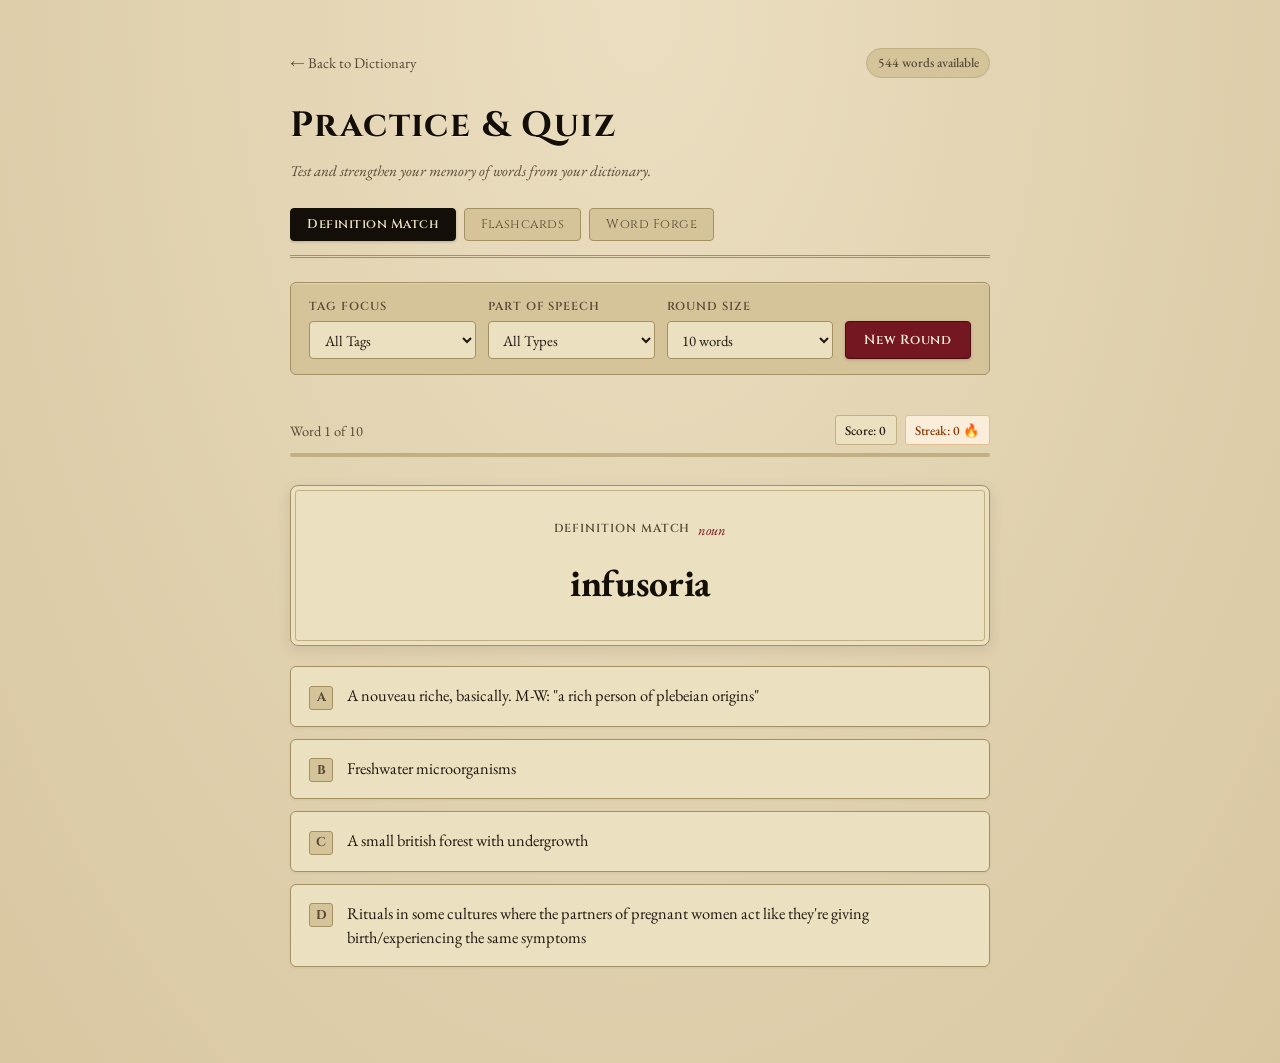
<file: practice.html>
<!DOCTYPE html>
<html lang="en">
<head>
  <meta charset="UTF-8">
  <meta name="viewport" content="width=device-width, initial-scale=1.0, viewport-fit=cover">
  <meta name="theme-color" content="#e2d2ae">
  <meta name="description" content="Test and practice your vocabulary from Chelsea's Dictionary.">
  <title>Practice &amp; Quizzes &bull; Chelsea's Dictionary</title>
  <link rel="icon" type="image/svg+xml" href="data:image/svg+xml,%3Csvg%20xmlns%3D%22http%3A//www.w3.org/2000/svg%22%20viewBox%3D%220%200%2036%2036%22%3E%3Cpath%20fill%3D%22%23A0041E%22%20d%3D%22M35%2026c0%202.209-1.791%204-4%204H5c-2.209%200-4-1.791-4-4V6.313C1%204.104%206.791%200%209%200h20.625C32.719%200%2035%202.312%2035%205.375V26z%22/%3E%3Cpath%20fill%3D%22%23CCD6DD%22%20d%3D%22M33%2030c0%202.209-1.791%204-4%204H7c-2.209%200-4-1.791-4-4V6c0-4.119-.021-4%205-4h21c2.209%200%204%201.791%204%204v24z%22/%3E%3Cpath%20fill%3D%22%23E1E8ED%22%20d%3D%22M31%2031c0%201.657-1.343%203-3%203H4c-1.657%200-3-1.343-3-3V7c0-1.657%201.343-3%203-3h24c1.657%200%203%201.343%203%203v24z%22/%3E%3Cpath%20fill%3D%22%23BE1931%22%20d%3D%22M31%2032c0%202.209-1.791%204-4%204H6c-2.209%200-4-1.791-4-4V10c0-2.209%201.791-4%204-4h21c2.209%200%204%201.791%204%204v22z%22/%3E%3Cpath%20fill%3D%22%23DD2E44%22%20d%3D%22M29%2032c0%202.209-1.791%204-4%204H6c-2.209%200-4-1.791-4-4V12c0-2.209%201.791-4%204-4h19.335C27.544%208%2029%209.456%2029%2011.665V32z%22/%3E%3Cpath%20fill%3D%22%23A0041E%22%20d%3D%22M6%206C4.312%206%204.269%204.078%205%203.25%205.832%202.309%207.125%202%209.438%202H11V0H8.281C4.312%200%201%202.5%201%205.375V32c0%202.209%201.791%204%204%204h2V6H6z%22/%3E%3C/svg%3E">
  <link rel="alternate icon" href="favicon.svg?v=2" type="image/svg+xml">
  <link rel="apple-touch-icon" sizes="180x180" href="apple-touch-icon.png">
  <link rel="apple-touch-icon" href="apple-touch-icon.png">
  <link rel="manifest" href="site.webmanifest">
  <link rel="preconnect" href="https://fonts.googleapis.com">
  <link rel="preconnect" href="https://fonts.gstatic.com" crossorigin>
  <link href="https://fonts.googleapis.com/css2?family=Cinzel:wght@500;600;700&family=EB+Garamond:ital,wght@0,400..700;1,400..700&family=Libre+Baskerville:ital,wght@0,400;0,700;1,400&display=swap" rel="stylesheet">
  <link rel="stylesheet" href="css/styles.css">
</head>
<body>
  <div class="app-container">
    <header class="header">
      <div class="practice-top-nav">
        <a href="index.html" class="back-link">&larr; Back to Dictionary</a>
        <span class="pool-badge" id="practice-pool-badge">Loading words...</span>
      </div>

      <div class="practice-header-main">
        <h1 class="site-title">Practice &amp; Quiz</h1>
        <p class="practice-subtitle">Test and strengthen your memory of words from your dictionary.</p>
      </div>

      <!-- Mode Switcher Tabs -->
      <div class="mode-tabs" id="mode-tabs" role="tablist" aria-label="Game Modes">
        <button class="mode-tab-btn active" data-mode="quiz" role="tab" aria-selected="true">
          Definition Match
        </button>
        <button class="mode-tab-btn" data-mode="flashcards" role="tab" aria-selected="false">
          Flashcards
        </button>
        <button class="mode-tab-btn" data-mode="forge" role="tab" aria-selected="false">
          Word Forge
        </button>
      </div>

      <!-- Practice Controls & Filter Bar -->
      <div class="practice-controls-card">
        <div class="practice-controls-grid">
          <div class="control-col">
            <label for="practice-tag-select">Tag Focus</label>
            <select id="practice-tag-select" class="practice-select">
              <option value="all">All Tags</option>
              <option value="architecture">architecture</option>
              <option value="botany and zoology">botany and zoology</option>
              <option value="christian">christian</option>
              <option value="color">color</option>
              <option value="french">french</option>
              <option value="geology">geology</option>
              <option value="latin">latin</option>
              <option value="medical">medical</option>
              <option value="military">military</option>
              <option value="nautical">nautical</option>
              <option value="textiles">textiles</option>
            </select>
          </div>

          <div class="control-col">
            <label for="practice-pos-select">Part of Speech</label>
            <select id="practice-pos-select" class="practice-select">
              <option value="all">All Types</option>
              <option value="noun">noun</option>
              <option value="verb">verb</option>
              <option value="adjective">adjective</option>
              <option value="adverb">adverb</option>
              <option value="preposition">preposition</option>
              <option value="phrase">phrase</option>
            </select>
          </div>

          <div class="control-col">
            <label for="practice-round-size">Round Size</label>
            <select id="practice-round-size" class="practice-select">
              <option value="5">5 words</option>
              <option value="10" selected>10 words</option>
              <option value="20">20 words</option>
              <option value="all">All matching</option>
            </select>
          </div>

          <div class="control-col control-col-btn">
            <button id="practice-restart-btn" class="practice-action-btn" title="Restart with current settings">
              New Round
            </button>
          </div>
        </div>
      </div>
    </header>

    <main>
      <!-- Round Stats Bar -->
      <div class="round-status-bar" id="round-status-bar">
        <div class="status-left">
          <span class="status-progress-text" id="status-progress-text">Word 1 of 10</span>
        </div>
        <div class="status-right">
          <span class="stat-pill" id="score-pill">Score: 0</span>
          <span class="stat-pill streak-pill" id="streak-pill">Streak: 0 🔥</span>
        </div>
      </div>

      <!-- Progress Meter -->
      <div class="progress-meter" id="progress-meter">
        <div class="progress-meter-fill" id="progress-meter-fill" style="width: 0%"></div>
      </div>

      <!-- Game Arena (Displays Active Mode Screen) -->
      <div id="game-arena" class="game-arena" aria-live="polite">
        <!-- Injected dynamically by practice.js -->
      </div>
    </main>
  </div>

  <button id="back-to-top-btn" class="back-to-top-btn" aria-label="Back to top" title="Back to top">↑</button>

  <script type="module" src="js/practice.js"></script>
</body>
</html>
</file>
<file: css/styles.css>
:root {
  /* 1800s Antique Lexicon Color Palette - Darkened Aged Library Book */
  --bg: #e2d2ae;                /* Rich, darkened page of a very old library book */
  --bg-card: #d5c39a;           /* Deep aged vellum / library catalog stock */
  --bg-card-highlight: #ebe0bf; /* Warm inner folio leaf highlight */
  --bg-subtle: #cbb98e;         /* Toasted page margins */

  --text: #201810;              /* Dark iron-gall ink (rich antique charcoal-sepia) */
  --text-muted: #594836;        /* Aged walnut ink / secondary text */
  --text-light: #826f59;        /* Faded sepia / annotations & hints */

  --border: #c2af84;            /* Aged printer's rule */
  --border-dark: #a49063;       /* Engraved plate rule */
  --border-focus: #751720;      /* Bookbinder crimson focus */

  --accent-crimson: #751720;    /* Victorian Oxford crimson / morocco leather */
  --accent-crimson-hover: #5a1017;
  --accent-gold: #8a661c;       /* Antique brass / burnished gold */
  --accent-gold-light: #dfc792;

  --ink-black: #140e08;         /* Deepest printer's ink */

  /* Classical Lexicographical Typography */
  --font-serif: "EB Garamond", "Libre Baskerville", "Georgia", "Times New Roman", serif;
  --font-display: "Cinzel", "EB Garamond", "Georgia", serif;
  --font-sans: -apple-system, BlinkMacSystemFont, "Segoe UI", Roboto, "Helvetica Neue", Arial, sans-serif;
}

* {
  box-sizing: border-box;
  margin: 0;
  padding: 0;
}

html {
  -webkit-tap-highlight-color: transparent;
  scroll-behavior: smooth;
}

button, input, select, textarea, .filter-link, .tag-filter-btn, .tag-badge, .pos-choice-btn, .tag-choice-btn, .alpha-jump-btn, .letter-section-top-link {
  touch-action: manipulation;
}

body {
  font-family: var(--font-serif);
  font-size: 1.05rem;
  background-color: var(--bg);
  color: var(--text);
  line-height: 1.6;
  -webkit-font-smoothing: antialiased;
  padding: 3rem 1.5rem 6rem;
  background-image: radial-gradient(ellipse at 50% 0%, rgba(243, 233, 208, 0.55) 0%, rgba(206, 187, 147, 0.5) 100%);
}

.app-container {
  max-width: 700px;
  margin: 0 auto;
}

/* ==========================================================================
   Header & Dictionary Identity
   ========================================================================== */
.header {
  margin-bottom: 2.5rem;
}

.header-row {
  display: flex;
  justify-content: space-between;
  align-items: center;
  margin-bottom: 1.25rem;
  flex-wrap: wrap;
  gap: 0.75rem;
}

.site-title {
  font-family: var(--font-display);
  font-size: 2.2rem;
  font-weight: 700;
  letter-spacing: 0.04em;
  color: var(--ink-black);
  text-shadow: 0 1px 0 rgba(243, 233, 208, 0.6);
}

.site-tagline {
  font-family: var(--font-serif);
  font-style: italic;
  font-size: 0.95rem;
  color: var(--text-muted);
  margin: 0.2rem 0 0.35rem;
  letter-spacing: 0.02em;
}

.word-count {
  font-family: var(--font-serif);
  font-style: italic;
  font-size: 0.875rem;
  color: var(--text-muted);
}

.header-actions {
  display: flex;
  align-items: center;
  gap: 0.6rem;
  flex-wrap: wrap;
}

.sort-select {
  background-color: var(--bg-card-highlight);
  color: var(--text);
  border: 1px solid var(--border-dark);
  padding: 0.45rem 0.65rem;
  border-radius: 4px;
  font-size: 0.875rem;
  font-family: var(--font-serif);
  outline: none;
  cursor: pointer;
  box-shadow: inset 0 1px 2px rgba(32, 24, 16, 0.06);
  transition: all 0.15s ease;
}

.sort-select:hover {
  border-color: var(--text-muted);
  background-color: #f2e7cc;
}

.sort-select:focus {
  border-color: var(--border-focus);
  background-color: #f2e7cc;
}

.export-btn {
  background-color: var(--bg-card-highlight);
  color: var(--text);
  border: 1px solid var(--border-dark);
  padding: 0.45rem 0.85rem;
  border-radius: 4px;
  font-size: 0.875rem;
  font-family: var(--font-serif);
  font-weight: 600;
  cursor: pointer;
  box-shadow: 0 1px 2px rgba(32, 24, 16, 0.06);
  transition: all 0.15s ease;
}

.export-btn:hover {
  border-color: var(--text-muted);
  background-color: #f2e7cc;
  color: var(--ink-black);
}

.add-word-btn {
  background-color: var(--accent-crimson);
  color: #f6ecdc;
  border: 1px solid #4a0c12;
  padding: 0.45rem 1rem;
  border-radius: 4px;
  font-size: 0.825rem;
  font-family: var(--font-display);
  letter-spacing: 0.04em;
  font-weight: 600;
  cursor: pointer;
  box-shadow: 0 1px 3px rgba(117, 23, 32, 0.3), inset 0 1px 0 rgba(243, 233, 208, 0.2);
  transition: all 0.15s ease;
}

.add-word-btn:hover {
  background-color: var(--accent-crimson-hover);
  box-shadow: 0 2px 5px rgba(117, 23, 32, 0.4);
}

/* ==========================================================================
   Search Register
   ========================================================================== */
.search-box {
  position: relative;
  margin-bottom: 1.25rem;
}

.search-input {
  width: 100%;
  padding: 0.75rem 2rem 0.75rem 0.95rem;
  font-size: 1.025rem;
  font-family: var(--font-serif);
  color: var(--text);
  background: var(--bg-card-highlight);
  border: 1px solid var(--border-dark);
  border-radius: 4px;
  outline: none;
  box-shadow: inset 0 1px 2px rgba(32, 24, 16, 0.08);
  transition: border-color 0.15s ease, background-color 0.15s ease, box-shadow 0.15s ease;
}

.search-input::placeholder {
  color: var(--text-light);
  font-style: italic;
}

.search-input:focus {
  border-color: var(--accent-crimson);
  background-color: #f2e7cc;
  box-shadow: 0 0 0 2px rgba(117, 23, 32, 0.14);
}

.clear-btn {
  position: absolute;
  right: 0.75rem;
  top: 50%;
  transform: translateY(-50%);
  background: none;
  border: none;
  color: var(--text-light);
  cursor: pointer;
  font-size: 0.95rem;
  padding: 0.2rem;
  display: none;
}

.clear-btn:hover {
  color: var(--text);
}

/* ==========================================================================
   Filters (Part of Speech & Tags)
   ========================================================================== */
.filter-group {
  display: flex;
  gap: 1.15rem;
  flex-wrap: wrap;
  padding-bottom: 0.75rem;
}

.filter-link {
  background: none;
  border: none;
  color: var(--text-muted);
  font-family: var(--font-serif);
  font-size: 0.95rem;
  cursor: pointer;
  padding: 0.2rem 0;
  text-decoration: none;
  transition: color 0.15s ease, border-color 0.15s ease;
}

.filter-link:hover {
  color: var(--text);
}

.filter-link.active {
  color: var(--accent-crimson);
  font-weight: 700;
  border-bottom: 2px solid var(--accent-crimson);
}

/* Tag Filter Row */
.tag-filter-row {
  display: flex;
  gap: 0.5rem;
  align-items: center;
  flex-wrap: wrap;
  padding-top: 0.65rem;
  border-top: 1px solid var(--border);
  border-bottom: 3px double var(--border-dark);
  padding-bottom: 0.85rem;
}

.tag-filter-label {
  font-family: var(--font-display);
  font-size: 0.725rem;
  font-weight: 600;
  color: var(--text-muted);
  text-transform: uppercase;
  letter-spacing: 0.08em;
  margin-right: 0.25rem;
}

.tag-filter-btn {
  background: var(--bg-card);
  border: 1px solid var(--border-dark);
  color: var(--text-muted);
  font-family: var(--font-serif);
  font-size: 0.825rem;
  padding: 0.2rem 0.65rem;
  border-radius: 3px;
  cursor: pointer;
  transition: all 0.15s ease;
}

.tag-filter-btn:hover {
  border-color: var(--text);
  color: var(--text);
  background-color: var(--bg-card-highlight);
}

.tag-filter-btn.active {
  background: var(--ink-black);
  color: var(--bg-card-highlight);
  border-color: var(--ink-black);
  font-weight: 600;
}

/* ==========================================================================
   Alphabet Quick-Jump Index Navigation Bar
   ========================================================================== */
.alphabet-nav {
  position: -webkit-sticky;
  position: sticky;
  top: 0;
  top: env(safe-area-inset-top, 0px);
  z-index: 50;
  background-color: var(--bg);
  background-color: rgba(226, 210, 174, 0.96);
  backdrop-filter: blur(8px);
  -webkit-backdrop-filter: blur(8px);
  border-top: 1px solid var(--border);
  border-bottom: 2px double var(--border-dark);
  padding: 0.4rem 0.25rem;
  margin-bottom: 1.25rem;
  box-shadow: 0 2px 8px rgba(32, 24, 16, 0.06);
  transition: box-shadow 0.2s ease;
}

.alphabet-nav-inner {
  display: flex;
  align-items: center;
  justify-content: space-between;
  flex-wrap: wrap;
  gap: 2px;
  width: 100%;
}

.alpha-jump-btn {
  background: transparent;
  border: 1px solid transparent;
  color: var(--text-muted);
  font-family: var(--font-display);
  font-size: 0.775rem;
  font-weight: 600;
  min-width: 22px;
  height: 27px;
  padding: 0 2px;
  display: inline-flex;
  align-items: center;
  justify-content: center;
  border-radius: 3px;
  cursor: pointer;
  line-height: 1;
  transition: all 0.15s ease;
  user-select: none;
  text-decoration: none;
}

.alpha-jump-btn:hover:not(.disabled) {
  background-color: var(--bg-card-highlight);
  border-color: var(--border-dark);
  color: var(--accent-crimson);
  transform: translateY(-1px);
}

.alpha-jump-btn.active {
  background-color: var(--accent-crimson);
  color: #f6ecdc;
  border-color: #4a0c12;
  font-weight: 700;
  box-shadow: 0 1px 3px rgba(117, 23, 32, 0.35);
}

.alpha-jump-btn.disabled {
  opacity: 0.22;
  cursor: default;
  pointer-events: none;
  color: var(--text-light);
}

.alpha-jump-btn.top-btn {
  font-family: var(--font-serif);
  font-size: 0.85rem;
  font-weight: 700;
  color: var(--accent-gold);
}

.alpha-jump-btn.top-btn:hover {
  color: var(--ink-black);
  background-color: var(--bg-card-highlight);
  border-color: var(--border-dark);
}

/* ==========================================================================
   Letter Section Headers
   ========================================================================== */
.letter-section-header {
  display: flex;
  align-items: baseline;
  justify-content: space-between;
  padding: 1.75rem 0 0.5rem;
  margin-top: 1rem;
  border-bottom: 2px solid var(--ink-black);
  position: relative;
  scroll-margin-top: 55px; /* Offset for sticky alphabet nav */
  transition: background-color 0.4s ease;
}

.letter-section-header:first-of-type {
  margin-top: 0;
  padding-top: 0.5rem;
}

.letter-section-title-wrap {
  display: flex;
  align-items: baseline;
  gap: 0.75rem;
}

.letter-section-char {
  font-family: var(--font-display);
  font-size: 2.2rem;
  font-weight: 700;
  line-height: 1;
  color: var(--accent-crimson);
  letter-spacing: 0.02em;
  text-shadow: 0 1px 0 rgba(243, 233, 208, 0.5);
}

.letter-section-count {
  font-family: var(--font-serif);
  font-style: italic;
  font-size: 0.9rem;
  color: var(--text-muted);
}

.letter-section-top-link {
  background: none;
  border: none;
  font-family: var(--font-serif);
  font-style: italic;
  font-size: 0.825rem;
  color: var(--text-light);
  cursor: pointer;
  padding: 0.2rem 0.5rem;
  border-radius: 3px;
  transition: all 0.15s ease;
}

.letter-section-top-link:hover {
  color: var(--accent-crimson);
  background-color: var(--bg-card);
}

.letter-section-header.highlight-pulse {
  animation: letterPulse 1.2s ease-out;
}

@keyframes letterPulse {
  0% {
    background-color: rgba(117, 23, 32, 0.16);
    padding-left: 0.5rem;
    padding-right: 0.5rem;
    border-radius: 4px;
  }
  100% {
    background-color: transparent;
    padding-left: 0;
    padding-right: 0;
  }
}

/* ==========================================================================
   Dictionary Word Entries
   ========================================================================== */
.words-list {
  display: flex;
  flex-direction: column;
}

.word-item {
  padding: 1.85rem 0;
  border-bottom: 1px solid var(--border);
  position: relative;
}

.word-header {
  display: flex;
  justify-content: space-between;
  align-items: baseline;
  gap: 0.75rem;
  margin-bottom: 0.35rem;
}

.word-term-group {
  display: flex;
  align-items: baseline;
  gap: 0.65rem;
  flex-wrap: wrap;
}

.word-term {
  font-family: var(--font-serif);
  font-size: 1.65rem;
  font-weight: 700;
  color: var(--ink-black);
  letter-spacing: -0.01em;
}

.word-pos {
  font-family: var(--font-serif);
  font-size: 0.95rem;
  color: var(--accent-crimson);
  font-style: italic;
}

/* Word Actions (Edit & Delete) */
.word-actions {
  display: flex;
  align-items: center;
  gap: 0.65rem;
  opacity: 0;
  transition: opacity 0.15s ease;
}

.word-item:hover .word-actions {
  opacity: 1;
}

.edit-word-btn {
  background: none;
  border: none;
  color: var(--text-muted);
  font-size: 0.825rem;
  font-family: var(--font-serif);
  font-style: italic;
  cursor: pointer;
  text-decoration: underline;
  text-underline-offset: 3px;
  padding: 0.2rem 0.25rem;
  transition: color 0.15s ease;
}

.edit-word-btn:hover {
  color: var(--accent-crimson);
}

.delete-word-btn {
  background: none;
  border: none;
  color: var(--text-light);
  font-size: 0.95rem;
  cursor: pointer;
  padding: 0.2rem 0.25rem;
  transition: color 0.15s ease;
}

.delete-word-btn:hover {
  color: var(--accent-crimson);
}

@media (hover: none) {
  .word-actions {
    opacity: 0.85;
  }
}

.word-definition {
  font-family: var(--font-serif);
  font-size: 1.075rem;
  color: var(--text);
  line-height: 1.65;
  margin-bottom: 0.55rem;
}

/* Word Tags Badges */
.word-tags {
  display: flex;
  gap: 0.4rem;
  flex-wrap: wrap;
  margin-top: 0.5rem;
}

.tag-badge {
  font-family: var(--font-serif);
  font-size: 0.775rem;
  color: var(--text-muted);
  background-color: var(--bg-card);
  border: 1px solid var(--border);
  padding: 0.15rem 0.55rem;
  border-radius: 3px;
  cursor: pointer;
  letter-spacing: 0.02em;
  transition: all 0.15s ease;
}

.tag-badge:hover {
  background-color: var(--accent-crimson);
  color: #f6ecdc;
  border-color: var(--accent-crimson);
}

.word-meta {
  font-family: var(--font-serif);
  font-size: 0.85rem;
  color: var(--text-light);
  font-style: italic;
  display: flex;
  gap: 0.5rem;
  align-items: center;
  flex-wrap: wrap;
  margin-top: 0.45rem;
}

.word-meta-item {
  display: inline-flex;
  align-items: center;
}

.word-meta-dot {
  color: var(--border-dark);
  margin: 0 0.2rem;
}

/* ==========================================================================
   Empty State
   ========================================================================== */
.empty-state {
  padding: 4rem 0;
  text-align: center;
}

.empty-title {
  font-family: var(--font-display);
  font-size: 1.15rem;
  color: var(--ink-black);
  margin-bottom: 0.35rem;
}

.empty-hint {
  font-family: var(--font-serif);
  font-size: 0.925rem;
  color: var(--text-muted);
}

.empty-hint code {
  background-color: var(--bg-card);
  border: 1px solid var(--border);
  padding: 0.15rem 0.4rem;
  border-radius: 3px;
  font-family: monospace;
  font-size: 0.85rem;
}

/* ==========================================================================
   Modal Dialogs (Folio Cards)
   ========================================================================== */
.modal-dialog {
  border: 1px solid var(--border-dark);
  border-radius: 8px;
  box-shadow: 0 20px 35px -5px rgba(32, 24, 16, 0.28), 0 8px 15px -6px rgba(32, 24, 16, 0.18);
  padding: 0;
  max-width: 530px;
  width: 90%;
  margin: auto;
  background: var(--bg-card-highlight);
}

.modal-dialog::backdrop {
  background-color: rgba(20, 14, 8, 0.55);
  backdrop-filter: blur(2px);
}

.modal-content {
  padding: 1.75rem;
}

.modal-header {
  display: flex;
  justify-content: space-between;
  align-items: center;
  margin-bottom: 1.25rem;
  border-bottom: 1px solid var(--border);
  padding-bottom: 0.75rem;
}

.modal-title {
  font-family: var(--font-display);
  font-size: 1.35rem;
  font-weight: 700;
  color: var(--ink-black);
  letter-spacing: 0.02em;
}

.modal-close-icon {
  background: none;
  border: none;
  font-size: 1.2rem;
  color: var(--text-muted);
  cursor: pointer;
  padding: 0.2rem;
}

.modal-close-icon:hover {
  color: var(--ink-black);
}

.form-field {
  margin-bottom: 1rem;
  display: flex;
  flex-direction: column;
  gap: 0.35rem;
}

.form-field label {
  font-family: var(--font-display);
  font-size: 0.75rem;
  font-weight: 600;
  color: var(--text-muted);
  text-transform: uppercase;
  letter-spacing: 0.06em;
}

.form-field input,
.form-field select,
.form-field textarea {
  width: 100%;
  padding: 0.65rem 0.8rem;
  font-size: 0.975rem;
  font-family: var(--font-serif);
  border: 1px solid var(--border-dark);
  border-radius: 4px;
  outline: none;
  background: var(--bg-card-highlight);
  color: var(--text);
  line-height: 1.5;
  transition: border-color 0.15s ease, box-shadow 0.15s ease, background-color 0.15s ease;
}

.form-field textarea {
  resize: vertical;
}

#smart-text-input {
  background: #f2e7cc;
}

.form-field input:focus,
.form-field select:focus,
.form-field textarea:focus {
  border-color: var(--accent-crimson);
  background: #f2e7cc;
  box-shadow: 0 0 0 2px rgba(117, 23, 32, 0.14);
}

/* Tag Picker in Modals */
.tag-picker {
  display: flex;
  flex-wrap: wrap;
  gap: 0.4rem;
  margin-bottom: 0.35rem;
}

.tag-choice-btn {
  background-color: var(--bg-card);
  border: 1px solid var(--border-dark);
  color: var(--text-muted);
  font-family: var(--font-serif);
  font-size: 0.825rem;
  padding: 0.25rem 0.65rem;
  border-radius: 3px;
  cursor: pointer;
  transition: all 0.15s ease;
}

.tag-choice-btn:hover {
  border-color: var(--text);
  color: var(--text);
}

.tag-choice-btn.active {
  background-color: var(--accent-crimson);
  color: #f6ecdc;
  border-color: var(--accent-crimson);
  font-weight: 600;
}

/* POS Picker in Modals */
.pos-picker {
  display: flex;
  flex-wrap: wrap;
  gap: 0.4rem;
  margin-bottom: 0.35rem;
}

.pos-choice-btn {
  background-color: var(--bg-card);
  border: 1px solid var(--border-dark);
  color: var(--text-muted);
  font-family: var(--font-serif);
  font-size: 0.825rem;
  padding: 0.25rem 0.65rem;
  border-radius: 3px;
  cursor: pointer;
  transition: all 0.15s ease;
}

.pos-choice-btn:hover {
  border-color: var(--text);
  color: var(--text);
}

.pos-choice-btn.active {
  background-color: var(--accent-crimson);
  color: #f6ecdc;
  border-color: var(--accent-crimson);
  font-weight: 600;
}

/* Parsed Preview */
.parsed-preview {
  background-color: var(--bg-card);
  border: 1px solid var(--border-dark);
  border-radius: 4px;
  padding: 0.85rem;
  margin-bottom: 1.25rem;
  font-size: 0.875rem;
  font-family: var(--font-serif);
}

.preview-header {
  font-family: var(--font-display);
  font-size: 0.725rem;
  font-weight: 600;
  color: var(--text-muted);
  text-transform: uppercase;
  letter-spacing: 0.08em;
  margin-bottom: 0.4rem;
}

.preview-row {
  display: flex;
  gap: 0.5rem;
  margin-top: 0.25rem;
  line-height: 1.4;
}

.preview-label {
  color: var(--text-muted);
  width: 110px;
  flex-shrink: 0;
}

.preview-val {
  color: var(--text);
  font-weight: 600;
  word-break: break-word;
}

/* Export Modal Styles */
.export-options {
  display: flex;
  flex-direction: column;
  gap: 0.5rem;
}

.radio-option {
  display: flex;
  align-items: flex-start;
  gap: 0.65rem;
  padding: 0.65rem 0.8rem;
  border: 1px solid var(--border);
  border-radius: 4px;
  cursor: pointer;
  transition: all 0.15s ease;
  background: var(--bg-card);
}

.radio-option:hover {
  border-color: var(--border-dark);
  background: var(--bg-card-highlight);
}

.radio-option:has(input:checked) {
  border-color: var(--accent-crimson);
  background: #f2e7cc;
}

.radio-option input[type="radio"] {
  width: auto;
  margin-top: 0.25rem;
  cursor: pointer;
  accent-color: var(--accent-crimson);
}

.option-title {
  display: block;
  font-family: var(--font-serif);
  font-weight: 600;
  font-size: 0.95rem;
  color: var(--text);
}

.option-desc {
  display: block;
  font-family: var(--font-serif);
  font-size: 0.825rem;
  color: var(--text-muted);
  margin-top: 0.1rem;
}

.export-preview {
  background-color: #f2e7cc;
  border: 1px solid var(--border-dark);
  border-radius: 4px;
  padding: 0.75rem;
  font-family: "Courier New", Courier, monospace;
  font-size: 0.8rem;
  line-height: 1.45;
  color: var(--text);
  max-height: 140px;
  overflow-y: auto;
  white-space: pre-wrap;
  word-break: break-word;
}

/* ==========================================================================
   Google Drive Cloud Storage & Sync
   ========================================================================== */
.header-sync-area {
  position: relative;
  display: inline-flex;
  align-items: center;
}

.drive-sync-btn {
  background-color: var(--bg-card-highlight);
  color: var(--text);
  border: 1px solid var(--border-dark);
  padding: 0.45rem 0.85rem;
  border-radius: 4px;
  font-size: 0.875rem;
  font-family: var(--font-serif);
  font-weight: 600;
  cursor: pointer;
  box-shadow: 0 1px 2px rgba(32, 24, 16, 0.06);
  transition: all 0.15s ease;
  display: inline-flex;
  align-items: center;
  gap: 0.45rem;
  user-select: none;
}

.drive-sync-btn:hover {
  border-color: var(--accent-crimson);
  color: var(--accent-crimson);
  background-color: #f2e7cc;
}

.drive-sync-indicator {
  width: 8px;
  height: 8px;
  border-radius: 50%;
  background: var(--text-light);
  display: inline-block;
  transition: background-color 0.25s ease;
}

.drive-sync-btn.synced {
  border-color: rgba(46, 125, 50, 0.5);
  color: var(--ink-black);
}

.drive-sync-btn.synced .drive-sync-indicator {
  background: #2e7d32;
  box-shadow: 0 0 0 2px rgba(46, 125, 50, 0.25);
}

.drive-sync-btn.syncing .drive-sync-indicator {
  background: #c67d00;
  box-shadow: 0 0 0 2px rgba(198, 125, 0, 0.25);
  animation: syncPulse 1s infinite alternate;
}

.drive-sync-btn.error .drive-sync-indicator {
  background: #b71c1c;
  box-shadow: 0 0 0 2px rgba(183, 28, 28, 0.25);
}

@keyframes syncPulse {
  from { opacity: 0.35; transform: scale(0.85); }
  to { opacity: 1; transform: scale(1.2); }
}

.drive-icon {
  display: inline-block;
  opacity: 0.85;
  flex-shrink: 0;
}

.drive-status-label {
  font-weight: 600;
  letter-spacing: 0.01em;
}

/* Drive Sync Popover Dropdown */
.sync-popover {
  position: absolute;
  top: calc(100% + 8px);
  right: 0;
  width: 280px;
  max-width: calc(100vw - 2rem);
  background: var(--bg-card);
  border: 1px solid var(--border-dark);
  border-radius: 6px;
  box-shadow: 0 8px 26px rgba(32, 24, 16, 0.25);
  padding: 1rem;
  z-index: 200;
  font-family: var(--font-serif);
  animation: modalFade 0.18s cubic-bezier(0.16, 1, 0.3, 1);
}

.sync-popover-header {
  display: flex;
  align-items: center;
  gap: 0.65rem;
  margin-bottom: 0.75rem;
  padding-bottom: 0.65rem;
  border-bottom: 1px solid var(--border);
}

.user-avatar {
  width: 32px;
  height: 32px;
  border-radius: 50%;
  background: var(--bg-card-highlight);
  border: 1px solid var(--border-dark);
  color: var(--ink-black);
  font-weight: 600;
  display: flex;
  align-items: center;
  justify-content: center;
  font-size: 0.85rem;
  overflow: hidden;
  flex-shrink: 0;
}

.user-avatar img {
  width: 100%;
  height: 100%;
  object-fit: cover;
}

.user-meta {
  display: flex;
  flex-direction: column;
  overflow: hidden;
  min-width: 0;
}

.user-name {
  font-size: 0.95rem;
  font-weight: 600;
  color: var(--ink-black);
  white-space: nowrap;
  overflow: hidden;
  text-overflow: ellipsis;
}

.user-email {
  font-size: 0.8rem;
  color: var(--text-muted);
  white-space: nowrap;
  overflow: hidden;
  text-overflow: ellipsis;
}

.sync-popover-status {
  font-size: 0.85rem;
  color: var(--text-muted);
  margin-bottom: 0.85rem;
  line-height: 1.45;
}

.sync-popover-actions {
  display: flex;
  flex-direction: column;
  gap: 0.45rem;
}

.sync-action-btn {
  background: var(--bg-card-highlight);
  border: 1px solid var(--border-dark);
  border-radius: 4px;
  padding: 0.45rem 0.75rem;
  font-family: var(--font-serif);
  font-size: 0.875rem;
  font-weight: 600;
  color: var(--text);
  cursor: pointer;
  text-align: center;
  transition: all 0.15s ease;
  user-select: none;
}

.sync-action-btn:hover {
  background: #f2e7cc;
  border-color: var(--text-muted);
  color: var(--ink-black);
}

.sync-action-btn.primary {
  background: var(--accent-crimson);
  color: #f6ecdc;
  border-color: #4a0c12;
}

.sync-action-btn.primary:hover {
  background: var(--accent-crimson-hover);
  color: #ffffff;
}

.sync-action-btn.danger {
  color: #b71c1c;
  border-color: rgba(183, 28, 28, 0.35);
  background: rgba(183, 28, 28, 0.05);
}

.sync-action-btn.danger:hover {
  background: rgba(183, 28, 28, 0.12);
  border-color: #b71c1c;
}

/* Google Drive Settings Modal */
.drive-modal-overlay {
  position: fixed;
  inset: 0;
  background: rgba(32, 24, 16, 0.55);
  backdrop-filter: blur(2px);
  display: flex;
  align-items: center;
  justify-content: center;
  z-index: 500;
  padding: 1.25rem;
  animation: modalFade 0.2s cubic-bezier(0.16, 1, 0.3, 1);
}

.drive-modal-card {
  background: var(--bg-card);
  border: 1px solid var(--border-dark);
  border-radius: 6px;
  width: 100%;
  max-width: 520px;
  box-shadow: 0 16px 42px rgba(32, 24, 16, 0.3);
  padding: 1.6rem 1.8rem;
  color: var(--text);
  max-height: 90vh;
  overflow-y: auto;
}

.drive-modal-card .modal-card-header {
  display: flex;
  justify-content: space-between;
  align-items: center;
  margin-bottom: 0.75rem;
  padding-bottom: 0.5rem;
  border-bottom: 1px solid var(--border);
}

.drive-modal-card .modal-title {
  font-family: var(--font-display);
  font-size: 1.3rem;
  font-weight: 700;
  letter-spacing: 0.03em;
  color: var(--ink-black);
}

.modal-intro {
  font-size: 0.95rem;
  color: var(--text-muted);
  line-height: 1.5;
  margin-bottom: 1.15rem;
}

.modal-field {
  display: flex;
  flex-direction: column;
  gap: 0.4rem;
  margin-bottom: 1.15rem;
}

.modal-label {
  font-size: 0.92rem;
  font-weight: 600;
  color: var(--ink-black);
}

.modal-text-input {
  background: var(--bg-card-highlight);
  border: 1px solid var(--border-dark);
  border-radius: 4px;
  padding: 0.55rem 0.8rem;
  font-family: monospace;
  font-size: 0.85rem;
  color: var(--text);
  outline: none;
  width: 100%;
  transition: border-color 0.2s ease;
}

.modal-text-input:focus {
  border-color: var(--accent-crimson);
  box-shadow: 0 0 0 2px rgba(117, 23, 32, 0.2);
}

.modal-guide-box {
  background: var(--bg-card-highlight);
  border: 1px solid var(--border-dark);
  border-radius: 4px;
  padding: 0.9rem 1.1rem;
  margin-bottom: 1.35rem;
  font-size: 0.85rem;
  color: var(--text-muted);
  line-height: 1.55;
}

.guide-title {
  font-weight: 600;
  color: var(--ink-black);
  margin-bottom: 0.35rem;
}

.guide-steps {
  padding-left: 1.2rem;
}

.guide-steps li {
  margin-bottom: 0.35rem;
}

.guide-steps a {
  color: var(--accent-crimson);
  text-decoration: underline;
  text-underline-offset: 2px;
}

.guide-code {
  font-family: monospace;
  font-size: 0.8rem;
  background: rgba(32, 24, 16, 0.08);
  padding: 0.1rem 0.35rem;
  border-radius: 3px;
  color: var(--ink-black);
  display: inline-block;
  margin-top: 0.15rem;
}

.modal-footer-actions {
  display: flex;
  justify-content: flex-end;
  gap: 0.65rem;
  margin-top: 1.25rem;
}

.modal-btn {
  font-family: var(--font-serif);
  font-size: 0.925rem;
  font-weight: 600;
  padding: 0.5rem 1.15rem;
  border-radius: 4px;
  cursor: pointer;
  transition: all 0.15s ease;
  border: 1px solid transparent;
}

.modal-btn.primary {
  background: var(--accent-crimson);
  color: #f6ecdc;
  border-color: #4a0c12;
}

.modal-btn.primary:hover {
  background: var(--accent-crimson-hover);
  color: #ffffff;
}

.modal-btn.secondary {
  background: transparent;
  border-color: var(--border-dark);
  color: var(--text-muted);
}

.modal-btn.secondary:hover {
  background: #f2e7cc;
  color: var(--text);
  border-color: var(--text);
}

.modal-actions {
  display: flex;
  justify-content: flex-end;
  gap: 0.75rem;
  margin-top: 1.25rem;
}

.btn-cancel {
  background: none;
  border: 1px solid transparent;
  color: var(--text-muted);
  font-family: var(--font-serif);
  padding: 0.5rem 1rem;
  border-radius: 4px;
  font-size: 0.925rem;
  cursor: pointer;
}

.btn-cancel:hover {
  color: var(--text);
}

.btn-save {
  background: var(--accent-crimson);
  color: #f6ecdc;
  border: 1px solid #4a0c12;
  padding: 0.5rem 1.35rem;
  border-radius: 4px;
  font-size: 0.85rem;
  font-family: var(--font-display);
  letter-spacing: 0.03em;
  font-weight: 600;
  cursor: pointer;
  box-shadow: 0 1px 3px rgba(117, 23, 32, 0.25);
  transition: background-color 0.15s ease, opacity 0.15s ease;
}

.btn-save:hover:not(:disabled) {
  background-color: var(--accent-crimson-hover);
}

.btn-save:disabled {
  opacity: 0.4;
  cursor: not-allowed;
}

/* ==========================================================================
   Local Dev Indicator & Back to Top
   ========================================================================== */
.dev-indicator {
  position: fixed;
  bottom: 1rem;
  right: 1rem;
  background-color: var(--ink-black);
  color: #dfc792;
  border: 1px solid var(--border-dark);
  font-family: var(--font-serif);
  font-size: 0.775rem;
  padding: 0.35rem 0.7rem;
  border-radius: 999px;
  display: flex;
  align-items: center;
  gap: 0.4rem;
  opacity: 0.75;
  transition: opacity 0.2s ease;
  z-index: 1000;
}

.dev-indicator:hover {
  opacity: 1;
}

.pulse-dot {
  width: 6px;
  height: 6px;
  background-color: #3cb371;
  border-radius: 50%;
}

.back-to-top-btn {
  position: fixed;
  bottom: calc(1.5rem + env(safe-area-inset-bottom, 0px));
  right: 1.25rem;
  width: 42px;
  height: 42px;
  border-radius: 50%;
  background-color: var(--ink-black);
  color: #f6ecdc;
  border: 1px solid var(--accent-gold);
  box-shadow: 0 4px 12px rgba(32, 24, 16, 0.25);
  font-size: 1.15rem;
  font-weight: 600;
  display: flex;
  align-items: center;
  justify-content: center;
  cursor: pointer;
  opacity: 0;
  visibility: hidden;
  transform: translateY(8px);
  transition: opacity 0.2s ease, transform 0.2s ease, visibility 0.2s ease, background-color 0.2s ease;
  z-index: 900;
}

.back-to-top-btn.visible {
  opacity: 0.95;
  visibility: visible;
  transform: translateY(0);
}

.back-to-top-btn:hover {
  background-color: var(--accent-crimson);
  border-color: var(--accent-crimson);
}

.back-to-top-btn:active {
  transform: scale(0.92);
  opacity: 1;
}

/* ==========================================================================
   Practice & Quiz Page Styles
   ========================================================================== */
.title-with-nav {
  display: flex;
  align-items: baseline;
  gap: 0.75rem;
  flex-wrap: wrap;
}

.practice-nav-btn {
  display: inline-flex;
  align-items: center;
  font-size: 0.85rem;
  font-family: var(--font-serif);
  font-style: italic;
  color: var(--accent-crimson);
  background-color: var(--bg-card);
  border: 1px solid var(--border);
  padding: 0.25rem 0.75rem;
  border-radius: 999px;
  text-decoration: none;
  font-weight: 600;
  transition: all 0.15s ease;
}

.practice-nav-btn:hover {
  background-color: var(--accent-crimson);
  color: #f6ecdc;
  border-color: var(--accent-crimson);
}

.practice-top-nav {
  display: flex;
  justify-content: space-between;
  align-items: center;
  margin-bottom: 1.25rem;
}

.back-link {
  font-size: 0.925rem;
  font-family: var(--font-serif);
  color: var(--text-muted);
  text-decoration: none;
  display: inline-flex;
  align-items: center;
  gap: 0.25rem;
  transition: color 0.15s ease;
}

.back-link:hover {
  color: var(--accent-crimson);
}

.pool-badge {
  font-size: 0.825rem;
  font-family: var(--font-serif);
  color: var(--text-muted);
  background: var(--bg-card);
  border: 1px solid var(--border);
  padding: 0.2rem 0.65rem;
  border-radius: 999px;
  font-weight: 500;
}

.practice-header-main {
  margin-bottom: 1.5rem;
}

.practice-subtitle {
  font-family: var(--font-serif);
  font-style: italic;
  font-size: 0.95rem;
  color: var(--text-muted);
  margin-top: 0.35rem;
}

/* Mode Switcher Tabs */
.mode-tabs {
  display: flex;
  gap: 0.5rem;
  border-bottom: 3px double var(--border-dark);
  padding-bottom: 0.85rem;
  margin-bottom: 1.5rem;
  overflow-x: auto;
  scrollbar-width: none;
}

.mode-tabs::-webkit-scrollbar {
  display: none;
}

.mode-tab-btn {
  background: var(--bg-card);
  border: 1px solid var(--border-dark);
  color: var(--text-muted);
  font-family: var(--font-display);
  font-size: 0.8rem;
  letter-spacing: 0.04em;
  padding: 0.45rem 1rem;
  border-radius: 4px;
  cursor: pointer;
  transition: all 0.15s ease;
  white-space: nowrap;
}

.mode-tab-btn:hover {
  border-color: var(--text);
  color: var(--text);
}

.mode-tab-btn.active {
  background-color: var(--ink-black);
  color: var(--bg-card-highlight);
  border-color: var(--ink-black);
  font-weight: 600;
  box-shadow: 0 1px 3px rgba(32, 24, 16, 0.22);
}

/* Practice Controls Card */
.practice-controls-card {
  background-color: var(--bg-card);
  border: 1px solid var(--border-dark);
  border-radius: 6px;
  padding: 0.95rem 1.15rem;
  margin-bottom: 1.5rem;
  box-shadow: inset 0 1px 0 rgba(243, 233, 208, 0.4);
}

.practice-controls-grid {
  display: flex;
  gap: 0.75rem;
  flex-wrap: wrap;
  align-items: flex-end;
}

.control-col {
  flex: 1;
  min-width: 120px;
  display: flex;
  flex-direction: column;
  gap: 0.3rem;
}

.control-col label {
  font-family: var(--font-display);
  font-size: 0.725rem;
  font-weight: 600;
  color: var(--text-muted);
  text-transform: uppercase;
  letter-spacing: 0.08em;
}

.practice-select {
  width: 100%;
  background: var(--bg-card-highlight);
  border: 1px solid var(--border-dark);
  color: var(--text);
  font-size: 0.925rem;
  font-family: var(--font-serif);
  padding: 0.45rem 0.65rem;
  border-radius: 4px;
  outline: none;
  min-height: 38px;
  transition: border-color 0.15s ease, box-shadow 0.15s ease, background-color 0.15s ease;
}

.practice-select:focus {
  border-color: var(--accent-crimson);
  background-color: #f2e7cc;
  box-shadow: 0 0 0 2px rgba(117, 23, 32, 0.12);
}

.control-col-btn {
  flex: 0 0 auto;
}

.practice-action-btn {
  background-color: var(--accent-crimson);
  color: #f6ecdc;
  border: 1px solid #4a0c12;
  font-family: var(--font-display);
  font-size: 0.825rem;
  letter-spacing: 0.04em;
  font-weight: 600;
  padding: 0.45rem 1.15rem;
  border-radius: 4px;
  cursor: pointer;
  min-height: 38px;
  box-shadow: 0 1px 3px rgba(117, 23, 32, 0.25);
  transition: background-color 0.15s ease;
  display: inline-flex;
  align-items: center;
  justify-content: center;
}

.practice-action-btn:hover {
  background-color: var(--accent-crimson-hover);
}

/* Round Status Bar & Progress Meter */
.round-status-bar {
  display: flex;
  justify-content: space-between;
  align-items: center;
  margin-bottom: 0.5rem;
  font-size: 0.9rem;
  font-family: var(--font-serif);
  color: var(--text-muted);
}

.status-right {
  display: flex;
  gap: 0.5rem;
  align-items: center;
}

.stat-pill {
  background: var(--bg-card-highlight);
  border: 1px solid var(--border);
  padding: 0.2rem 0.6rem;
  border-radius: 3px;
  font-weight: 500;
  font-size: 0.825rem;
  color: var(--text);
  font-family: var(--font-serif);
}

.streak-pill {
  color: #8b3400;
  background: #faeedb;
  border-color: #e5be90;
}

.progress-meter {
  height: 4px;
  background: var(--border);
  border-radius: 2px;
  overflow: hidden;
  margin-bottom: 1.75rem;
}

.progress-meter-fill {
  height: 100%;
  background: var(--accent-crimson);
  border-radius: 2px;
  transition: width 0.3s cubic-bezier(0.16, 1, 0.3, 1);
}

/* ==========================================================================
   Quiz Mode (Definition Match)
   ========================================================================== */
.quiz-container {
  display: flex;
  flex-direction: column;
  gap: 1.25rem;
}

.quiz-prompt-card {
  background: var(--bg-card-highlight);
  border: 1px solid var(--border-dark);
  border-radius: 8px;
  padding: 2rem 1.5rem;
  text-align: center;
  box-shadow: 0 4px 14px rgba(32, 24, 16, 0.1);
  outline: 1px solid var(--border);
  outline-offset: -6px;
}

.quiz-prompt-header {
  display: flex;
  justify-content: center;
  align-items: center;
  gap: 0.5rem;
  margin-bottom: 0.75rem;
}

.quiz-hint-tag {
  font-family: var(--font-display);
  font-size: 0.725rem;
  font-weight: 600;
  text-transform: uppercase;
  letter-spacing: 0.08em;
  color: var(--text-muted);
}

.quiz-pos-badge {
  font-family: var(--font-serif);
  font-size: 0.9rem;
  font-style: italic;
  color: var(--accent-crimson);
}

.quiz-prompt-word {
  font-family: var(--font-serif);
  font-size: 2.35rem;
  font-weight: 700;
  letter-spacing: -0.01em;
  color: var(--ink-black);
}

.quiz-choices-grid {
  display: grid;
  grid-template-columns: 1fr;
  gap: 0.75rem;
}

.quiz-choice-btn {
  display: flex;
  align-items: baseline;
  gap: 0.85rem;
  background: var(--bg-card-highlight);
  border: 1px solid var(--border-dark);
  border-radius: 6px;
  padding: 1rem 1.15rem;
  text-align: left;
  cursor: pointer;
  font-family: var(--font-serif);
  font-size: 1.025rem;
  color: var(--text);
  line-height: 1.5;
  transition: all 0.15s ease;
  box-shadow: 0 1px 3px rgba(32, 24, 16, 0.06);
}

.quiz-choice-btn:hover:not(:disabled) {
  border-color: var(--text);
  background-color: #f2e7cc;
  transform: translateY(-1px);
  box-shadow: 0 3px 8px rgba(32, 24, 16, 0.12);
}

.choice-letter {
  font-family: var(--font-display);
  font-size: 0.8rem;
  font-weight: 700;
  color: var(--text-muted);
  border: 1px solid var(--border-dark);
  background: var(--bg-card);
  border-radius: 3px;
  width: 24px;
  height: 24px;
  display: inline-flex;
  align-items: center;
  justify-content: center;
  flex-shrink: 0;
}

.quiz-choice-btn.correct {
  border-color: #275629 !important;
  background-color: #e2ede3 !important;
  color: #173b18 !important;
  font-weight: 600;
}

.quiz-choice-btn.correct .choice-letter {
  border-color: #275629;
  background: #275629;
  color: #f6ecdc;
}

.quiz-choice-btn.incorrect {
  border-color: #8b1f1f !important;
  background-color: #f3dddd !important;
  color: #5c1111 !important;
  opacity: 0.88;
}

.quiz-choice-btn.incorrect .choice-letter {
  border-color: #8b1f1f;
  background: #8b1f1f;
  color: #f6ecdc;
}

.quiz-feedback-box {
  border-radius: 6px;
  padding: 1.1rem 1.35rem;
  display: flex;
  justify-content: space-between;
  align-items: center;
  gap: 1rem;
  flex-wrap: wrap;
  animation: fadeIn 0.2s ease;
}

.feedback-correct {
  background: #e2ede3;
  border: 1px solid #a3cba8;
  color: #173b18;
}

.feedback-incorrect {
  background: #f3dddd;
  border: 1px solid #dfa5a5;
  color: #5c1111;
}

.feedback-title {
  font-family: var(--font-display);
  font-weight: 700;
  font-size: 1rem;
  letter-spacing: 0.02em;
  margin-bottom: 0.2rem;
}

.feedback-desc {
  font-family: var(--font-serif);
  font-size: 0.95rem;
  line-height: 1.45;
}

.feedback-meta {
  font-family: var(--font-serif);
  font-style: italic;
  font-size: 0.825rem;
  opacity: 0.9;
  margin-top: 0.25rem;
}

.feedback-next-btn {
  background: var(--ink-black);
  color: #f6ecdc;
  border: 1px solid var(--ink-black);
  font-family: var(--font-display);
  font-size: 0.85rem;
  letter-spacing: 0.04em;
  font-weight: 600;
  padding: 0.65rem 1.35rem;
  border-radius: 4px;
  cursor: pointer;
  box-shadow: 0 1px 3px rgba(32, 24, 16, 0.25);
  transition: background 0.15s ease;
  flex-shrink: 0;
}

.feedback-next-btn:hover {
  background: #32251a;
}

/* ==========================================================================
   Flashcards Mode (Archival Index Cards)
   ========================================================================== */
.flashcard-scene {
  perspective: 1000px;
  display: flex;
  flex-direction: column;
  gap: 1.5rem;
}

.flashcard {
  width: 100%;
  min-height: 280px;
  border-radius: 8px;
  position: relative;
  transform-style: preserve-3d;
  transition: transform 0.4s cubic-bezier(0.16, 1, 0.3, 1);
  cursor: pointer;
  box-shadow: 0 8px 24px rgba(32, 24, 16, 0.14);
}

.flashcard.is-flipped {
  transform: rotateY(180deg);
}

.flashcard-face {
  position: absolute;
  width: 100%;
  height: 100%;
  backface-visibility: hidden;
  border-radius: 8px;
  border: 1px solid var(--border-dark);
  background: var(--bg-card-highlight);
  outline: 1px solid var(--border);
  outline-offset: -8px;
  padding: 1.75rem;
  display: flex;
  flex-direction: column;
  justify-content: space-between;
  box-sizing: border-box;
}

.flashcard-back {
  transform: rotateY(180deg);
  background: #d4c297;
  border: 1px solid var(--border-dark);
  outline: 1px solid var(--border);
  outline-offset: -8px;
}

.flashcard-header {
  display: flex;
  justify-content: space-between;
  align-items: center;
}

.flashcard-badge {
  font-family: var(--font-display);
  font-size: 0.725rem;
  font-weight: 600;
  text-transform: uppercase;
  letter-spacing: 0.08em;
  color: var(--text-muted);
}

.flashcard-pos {
  font-family: var(--font-serif);
  font-size: 0.9rem;
  font-style: italic;
  color: var(--accent-crimson);
}

.flashcard-body {
  text-align: center;
  padding: 1.5rem 0;
}

.flashcard-term {
  font-family: var(--font-serif);
  font-size: 2.35rem;
  font-weight: 700;
  color: var(--ink-black);
  margin-bottom: 0.5rem;
}

.flashcard-term-small {
  font-family: var(--font-serif);
  font-size: 1.45rem;
  font-weight: 700;
  color: var(--ink-black);
  margin-bottom: 0.75rem;
}

.flashcard-source-hint {
  font-family: var(--font-serif);
  font-size: 0.9rem;
  color: var(--text-muted);
  font-style: italic;
}

.flashcard-def {
  font-family: var(--font-serif);
  font-size: 1.15rem;
  line-height: 1.6;
  color: var(--text);
  margin-bottom: 0.85rem;
}

.flashcard-tags {
  display: flex;
  justify-content: center;
  gap: 0.35rem;
  margin-bottom: 0.5rem;
}

.flashcard-meta {
  font-family: var(--font-serif);
  font-size: 0.85rem;
  color: var(--text-muted);
  font-style: italic;
}

.flashcard-footer {
  text-align: center;
}

.flip-hint {
  font-family: var(--font-serif);
  font-style: italic;
  font-size: 0.825rem;
  color: var(--text-light);
}

.flashcard-actions {
  display: flex;
  gap: 0.75rem;
  justify-content: center;
}

.fc-btn {
  flex: 1;
  max-width: 170px;
  min-height: 44px;
  border-radius: 4px;
  font-family: var(--font-serif);
  font-size: 0.925rem;
  font-weight: 600;
  cursor: pointer;
  transition: all 0.15s ease;
  display: inline-flex;
  align-items: center;
  justify-content: center;
}

.fc-learning {
  background: #f3dddd;
  border: 1px solid #bc5a5a;
  color: #7b1d1d;
}

.fc-learning:hover {
  background: #eccbcb;
  border-color: #922626;
}

.fc-flip {
  background: var(--bg-card-highlight);
  border: 1px solid var(--border-dark);
  color: var(--text);
}

.fc-flip:hover {
  background: #dfcfab;
}

.fc-mastered {
  background: #205027;
  border: 1px solid #143719;
  color: #f6ecdc;
}

.fc-mastered:hover {
  background: #15391b;
}

/* ==========================================================================
   Word Forge Mode (Movable Type Galley)
   ========================================================================== */
.forge-container {
  display: flex;
  flex-direction: column;
  gap: 1.5rem;
}

.forge-clue-card {
  background: var(--bg-card-highlight);
  border: 1px solid var(--border-dark);
  border-radius: 8px;
  padding: 1.65rem 1.5rem;
  text-align: center;
  box-shadow: 0 4px 14px rgba(32, 24, 16, 0.1);
  outline: 1px solid var(--border);
  outline-offset: -6px;
}

.forge-clue-header {
  display: flex;
  justify-content: center;
  align-items: center;
  gap: 0.5rem;
  margin-bottom: 0.5rem;
}

.forge-tag {
  font-family: var(--font-display);
  font-size: 0.725rem;
  font-weight: 600;
  text-transform: uppercase;
  letter-spacing: 0.08em;
  color: var(--text-muted);
}

.forge-definition {
  font-family: var(--font-serif);
  font-size: 1.35rem;
  line-height: 1.55;
  color: var(--ink-black);
  font-style: italic;
}

.forge-source-hint {
  font-family: var(--font-serif);
  font-size: 0.875rem;
  color: var(--text-muted);
  font-style: italic;
  margin-top: 0.5rem;
}

.forge-slots-row {
  display: flex;
  gap: 0.45rem;
  justify-content: center;
  flex-wrap: wrap;
  min-height: 52px;
}

.forge-slot {
  width: 44px;
  height: 50px;
  border-bottom: 3px solid var(--accent-gold);
  background: rgba(194, 175, 132, 0.4);
  display: flex;
  align-items: center;
  justify-content: center;
  font-family: var(--font-serif);
  font-size: 1.55rem;
  font-weight: 700;
  color: var(--ink-black);
  cursor: pointer;
  transition: all 0.15s ease;
  border-radius: 3px 3px 0 0;
}

.forge-slot.filled {
  border-bottom-color: var(--ink-black);
  background: #f2e7cc;
  box-shadow: inset 0 1px 2px rgba(32, 24, 16, 0.1);
}

.forge-slot.empty {
  border-bottom-color: var(--border-dark);
}

.forge-bank-row {
  display: flex;
  gap: 0.45rem;
  justify-content: center;
  flex-wrap: wrap;
  padding: 0.5rem 0;
}

/* Movable Type Letter Blocks */
.forge-tile-btn {
  width: 44px;
  height: 48px;
  border: 1px solid #998357;
  background: linear-gradient(180deg, #f0e4c8 0%, #d4c197 100%);
  border-radius: 4px;
  font-family: var(--font-serif);
  font-size: 1.35rem;
  font-weight: 700;
  color: var(--ink-black);
  box-shadow: 0 3px 0 #786439, 0 4px 6px rgba(32, 24, 16, 0.18);
  cursor: pointer;
  transition: all 0.12s ease;
}

.forge-tile-btn:hover:not(:disabled) {
  transform: translateY(-2px);
  box-shadow: 0 5px 0 #786439, 0 6px 8px rgba(32, 24, 16, 0.22);
  border-color: var(--ink-black);
}

.forge-tile-btn:active:not(:disabled) {
  transform: translateY(2px);
  box-shadow: 0 1px 0 #786439;
}

.forge-tile-btn.used {
  background: #ccba95;
  opacity: 0.35;
  box-shadow: none;
  border-color: #b7a37e;
  cursor: default;
}

.forge-controls {
  display: flex;
  gap: 0.5rem;
  justify-content: center;
}

.forge-btn-clear, .forge-btn-hint {
  background: var(--bg-card-highlight);
  border: 1px solid var(--border-dark);
  color: var(--text-muted);
  font-family: var(--font-serif);
  padding: 0.5rem 1rem;
  border-radius: 4px;
  font-size: 0.875rem;
  cursor: pointer;
  transition: all 0.15s ease;
}

.forge-btn-clear:hover, .forge-btn-hint:hover {
  border-color: var(--text);
  color: var(--text);
  background: #f2e7cc;
}

.forge-btn-check {
  background: var(--accent-crimson);
  border: 1px solid #4a0c12;
  color: #f6ecdc;
  padding: 0.5rem 1.35rem;
  border-radius: 4px;
  font-size: 0.85rem;
  font-family: var(--font-display);
  letter-spacing: 0.03em;
  font-weight: 600;
  cursor: pointer;
  box-shadow: 0 1px 3px rgba(117, 23, 32, 0.25);
  transition: background 0.15s ease;
}

.forge-btn-check:hover {
  background: var(--accent-crimson-hover);
}

.forge-feedback {
  margin-top: 1.5rem;
  padding: 1.25rem 1.5rem;
  border-radius: 6px;
  text-align: center;
  display: flex;
  flex-direction: column;
  align-items: center;
  gap: 1rem;
  animation: fadeIn 0.2s ease;
}

.forge-feedback.feedback-correct {
  background: #e2ede3;
  border: 1px solid #a3cba8;
  color: #173b18;
}

.forge-feedback.feedback-incorrect {
  background: #f3dddd;
  border: 1px solid #dfa5a5;
  color: #5c1111;
}

.forge-feedback-msg {
  display: flex;
  flex-direction: column;
  gap: 0.35rem;
  align-items: center;
}

.forge-feedback-def {
  font-family: var(--font-serif);
  font-size: 0.95rem;
  opacity: 0.95;
  max-width: 520px;
  line-height: 1.5;
}

.forge-action-row {
  margin-top: 0.75rem;
  width: 100%;
  display: flex;
  justify-content: center;
}

.forge-next-btn {
  background: var(--ink-black);
  color: #f6ecdc;
  border: 1px solid var(--ink-black);
  font-family: var(--font-display);
  font-size: 0.95rem;
  letter-spacing: 0.04em;
  font-weight: 600;
  padding: 0.75rem 2.5rem;
  border-radius: 4px;
  cursor: pointer;
  box-shadow: 0 2px 5px rgba(32, 24, 16, 0.25);
  transition: all 0.15s ease;
  min-height: 46px;
  display: inline-flex;
  align-items: center;
  justify-content: center;
}

.forge-next-btn:hover {
  background: #32251a;
  transform: translateY(-1px);
}

.forge-next-btn:active {
  transform: translateY(0);
}

/* ==========================================================================
   Round Summary Screen
   ========================================================================== */
.summary-container {
  display: flex;
  flex-direction: column;
  gap: 1.5rem;
}

.summary-score-hero {
  background: var(--bg-card-highlight);
  border: 1px solid var(--border-dark);
  border-radius: 8px;
  padding: 2.25rem 1.5rem;
  text-align: center;
  box-shadow: 0 6px 18px rgba(32, 24, 16, 0.1);
  outline: 1px solid var(--border);
  outline-offset: -6px;
}

.summary-label {
  font-family: var(--font-display);
  font-size: 0.75rem;
  font-weight: 600;
  text-transform: uppercase;
  letter-spacing: 0.08em;
  color: var(--text-muted);
}

.summary-score-number {
  font-family: var(--font-serif);
  font-size: 3.25rem;
  font-weight: 700;
  color: var(--accent-crimson);
  margin: 0.35rem 0;
}

.summary-total {
  font-size: 1.5rem;
  color: var(--text-muted);
  font-weight: 400;
}

.summary-pct {
  font-family: var(--font-display);
  font-size: 0.95rem;
  font-weight: 600;
  color: var(--ink-black);
  margin-bottom: 0.5rem;
}

.summary-praise {
  font-family: var(--font-serif);
  font-style: italic;
  font-size: 1rem;
  color: var(--text-muted);
  max-width: 460px;
  margin: 0 auto;
  line-height: 1.5;
}

.summary-review-card {
  background: var(--bg-card);
  border: 1px solid var(--border-dark);
  border-radius: 8px;
  padding: 1.5rem;
}

.review-title {
  font-family: var(--font-display);
  font-size: 1rem;
  font-weight: 600;
  margin-bottom: 1rem;
  color: var(--ink-black);
}

.review-words-list {
  display: flex;
  flex-direction: column;
  gap: 0.85rem;
  margin-bottom: 1.25rem;
}

.review-word-item {
  padding-bottom: 0.85rem;
  border-bottom: 1px solid var(--border);
}

.review-word-item:last-child {
  border-bottom: none;
  padding-bottom: 0;
}

.review-term-row {
  display: flex;
  align-items: baseline;
  gap: 0.5rem;
  margin-bottom: 0.2rem;
}

.review-term {
  font-family: var(--font-serif);
  font-size: 1.25rem;
  font-weight: 700;
  color: var(--ink-black);
}

.review-pos {
  font-family: var(--font-serif);
  font-size: 0.85rem;
  color: var(--accent-crimson);
  font-style: italic;
}

.review-def {
  font-family: var(--font-serif);
  font-size: 0.95rem;
  color: var(--text);
  line-height: 1.5;
}

.review-practice-btn {
  width: 100%;
  background: var(--bg-card-highlight);
  border: 1px solid var(--border-dark);
  color: var(--text);
  padding: 0.75rem 1rem;
  border-radius: 4px;
  font-family: var(--font-serif);
  font-size: 0.95rem;
  font-weight: 600;
  cursor: pointer;
  transition: all 0.15s ease;
}

.review-practice-btn:hover {
  background: var(--ink-black);
  color: #f6ecdc;
  border-color: var(--ink-black);
}

.summary-actions {
  display: flex;
  gap: 0.75rem;
  justify-content: center;
  flex-wrap: wrap;
}

.summary-back-btn {
  background: none;
  border: 1px solid var(--border-dark);
  color: var(--text);
  padding: 0.45rem 1.15rem;
  border-radius: 4px;
  font-family: var(--font-serif);
  font-size: 0.9rem;
  text-decoration: none;
  display: inline-flex;
  align-items: center;
  justify-content: center;
  min-height: 38px;
  transition: all 0.15s ease;
}

.summary-back-btn:hover {
  border-color: var(--text);
  background: var(--bg-card-highlight);
}

.summary-perfect-card {
  text-align: center;
  padding: 2rem;
  background: #e2ede3;
  border: 1px solid #a3cba8;
  border-radius: 8px;
  color: #173b18;
}

.perfect-trophy {
  font-size: 2rem;
  margin-bottom: 0.5rem;
}

.perfect-text {
  font-family: var(--font-serif);
  font-weight: 600;
  font-size: 1.05rem;
}

/* ==========================================================================
   Empty Arena State
   ========================================================================== */
.empty-arena {
  background: var(--bg-card-highlight);
  border: 1px solid var(--border-dark);
  border-radius: 8px;
  padding: 3rem 1.5rem;
  text-align: center;
  outline: 1px solid var(--border);
  outline-offset: -6px;
}

.empty-icon {
  font-size: 2.5rem;
  margin-bottom: 0.75rem;
}

.empty-title {
  font-family: var(--font-display);
  font-size: 1.25rem;
  font-weight: 600;
  margin-bottom: 0.35rem;
  color: var(--ink-black);
}

.empty-subtitle {
  font-family: var(--font-serif);
  font-size: 0.95rem;
  color: var(--text-muted);
  margin-bottom: 1.25rem;
}

/* ==========================================================================
   Animations
   ========================================================================== */
@keyframes fadeIn {
  from {
    opacity: 0;
    transform: translateY(4px);
  }
  to {
    opacity: 1;
    transform: translateY(0);
  }
}

/* ==========================================================================
   Mobile Optimizations (< 640px)
   ========================================================================== */
@media (max-width: 640px) {
  body {
    padding: 1.25rem 1rem calc(4.5rem + env(safe-area-inset-bottom, 0px)) 1rem;
    font-size: 1rem;
  }

  /* Header */
  .header {
    margin-bottom: 1.5rem;
  }

  .header-row {
    margin-bottom: 1rem;
    gap: 0.5rem;
  }

  .site-title {
    font-size: 1.75rem;
  }

  .header-actions {
    width: 100%;
    display: flex;
    align-items: center;
    gap: 0.4rem;
    margin-top: 0.25rem;
  }

  .sort-select {
    flex: 1;
    min-width: 0;
    min-height: 42px;
    font-size: 16px !important;
    padding: 0.45rem 0.65rem;
  }

  .export-btn,
  .drive-sync-btn {
    flex-shrink: 0;
    min-height: 42px;
    padding: 0.5rem 0.75rem;
    font-size: 0.85rem;
    display: inline-flex;
    align-items: center;
    justify-content: center;
  }

  .add-word-btn {
    flex-shrink: 0;
    min-height: 42px;
    padding: 0.5rem 0.9rem;
    font-size: 0.825rem;
    display: inline-flex;
    align-items: center;
    justify-content: center;
  }

  /* Search */
  .search-box {
    margin-bottom: 1rem;
  }

  .search-input {
    min-height: 44px;
    font-size: 16px !important;
    padding: 0.75rem 2.25rem 0.75rem 0.85rem;
  }

  .clear-btn {
    width: 38px;
    height: 38px;
    display: flex;
    align-items: center;
    justify-content: center;
    right: 0.35rem;
  }

  /* Horizontal Scrolling Filters */
  .filter-group {
    display: flex;
    gap: 0.4rem;
    overflow-x: auto;
    flex-wrap: nowrap;
    -webkit-overflow-scrolling: touch;
    scrollbar-width: none;
    padding-bottom: 0.5rem;
    margin-bottom: 0.25rem;
  }

  .filter-group::-webkit-scrollbar {
    display: none;
  }

  .filter-link {
    flex-shrink: 0;
    padding: 0.35rem 0.65rem;
    border-radius: 4px;
    font-size: 0.875rem;
    background: var(--bg-card);
    border: 1px solid var(--border-dark);
    color: var(--text-muted);
    border-bottom: 1px solid var(--border-dark);
    transition: all 0.15s ease;
  }

  .filter-link.active {
    background: var(--ink-black);
    color: var(--bg-card-highlight);
    border-color: var(--ink-black);
    font-weight: 600;
  }

  .tag-filter-row {
    display: flex;
    gap: 0.4rem;
    align-items: center;
    overflow-x: auto;
    flex-wrap: nowrap;
    -webkit-overflow-scrolling: touch;
    scrollbar-width: none;
    padding-top: 0.5rem;
    padding-bottom: 0.6rem;
  }

  .tag-filter-row::-webkit-scrollbar {
    display: none;
  }

  .tag-filter-label {
    flex-shrink: 0;
  }

  .tag-filter-btn {
    flex-shrink: 0;
    padding: 0.35rem 0.75rem;
    font-size: 0.8rem;
    min-height: 32px;
  }

  /* Alphabet Quick-Jump Index (Mobile) */
  .alphabet-nav {
    padding: 0.35rem 0.15rem;
    margin-bottom: 1rem;
  }

  .alphabet-nav-inner {
    justify-content: center;
    gap: 2px 2px;
  }

  .alpha-jump-btn {
    min-width: 21px;
    height: 26px;
    font-size: 0.725rem;
  }

  .letter-section-header {
    scroll-margin-top: 75px;
    padding: 1.25rem 0 0.4rem;
  }

  .letter-section-char {
    font-size: 1.85rem;
  }

  /* Word Items */
  .word-item {
    padding: 1.35rem 0;
  }

  .word-term {
    font-size: 1.45rem;
  }

  .word-actions {
    opacity: 1; /* always visible on mobile */
    gap: 0.5rem;
  }

  .edit-word-btn {
    padding: 0.3rem 0.6rem;
    font-size: 0.85rem;
    background-color: var(--bg-card);
    border: 1px solid var(--border);
    border-radius: 4px;
    text-decoration: none;
    min-height: 34px;
    display: inline-flex;
    align-items: center;
    justify-content: center;
  }

  .delete-word-btn {
    padding: 0.3rem 0.65rem;
    font-size: 0.95rem;
    background-color: var(--bg-card);
    border: 1px solid var(--border);
    border-radius: 4px;
    min-height: 34px;
    min-width: 34px;
    display: inline-flex;
    align-items: center;
    justify-content: center;
  }

  /* Modals as Bottom Sheets */
  .modal-dialog {
    width: 100%;
    max-width: 100%;
    margin: auto 0 0 0;
    border-radius: 14px 14px 0 0;
    max-height: 90dvh;
    max-height: 90vh;
    box-shadow: 0 -10px 30px rgba(32, 24, 16, 0.3);
    animation: slideUpSheet 0.25s cubic-bezier(0.16, 1, 0.3, 1);
  }

  @keyframes slideUpSheet {
    from {
      transform: translateY(100%);
    }
    to {
      transform: translateY(0);
    }
  }

  .modal-content {
    padding: 1.25rem 1rem calc(1.25rem + env(safe-area-inset-bottom, 0px));
    max-height: 90dvh;
    max-height: 90vh;
    overflow-y: auto;
    -webkit-overflow-scrolling: touch;
  }

  .modal-header {
    margin-bottom: 1rem;
    position: sticky;
    top: 0;
    background: var(--bg-card-highlight);
    z-index: 2;
    padding-bottom: 0.5rem;
    border-bottom: 1px solid var(--border);
  }

  .modal-close-icon {
    font-size: 1.35rem;
    padding: 0.35rem;
    min-width: 40px;
    min-height: 40px;
    display: inline-flex;
    align-items: center;
    justify-content: center;
  }

  .form-field input,
  .form-field select,
  .form-field textarea {
    font-size: 16px !important; /* Critical: stops iOS zoom */
  }

  .pos-choice-btn,
  .tag-choice-btn {
    padding: 0.35rem 0.75rem;
    font-size: 0.85rem;
    min-height: 34px;
  }

  .parsed-preview {
    padding: 0.75rem;
  }

  .preview-row {
    flex-direction: column;
    gap: 0.1rem;
    margin-top: 0.35rem;
  }

  .preview-label {
    width: auto;
    font-size: 0.725rem;
  }

  .modal-actions {
    position: sticky;
    bottom: 0;
    background: var(--bg-card-highlight);
    padding-top: 0.75rem;
    padding-bottom: 0.25rem;
    margin-top: 1rem;
    border-top: 1px solid var(--border);
    display: flex;
    gap: 0.5rem;
  }

  .btn-cancel,
  .btn-save {
    flex: 1;
    text-align: center;
    padding: 0.75rem 1rem;
    font-size: 0.95rem;
    min-height: 46px;
    display: inline-flex;
    align-items: center;
    justify-content: center;
    border-radius: 4px;
  }

  /* Dev Indicator on mobile */
  .dev-indicator {
    bottom: calc(0.75rem + env(safe-area-inset-bottom, 0px));
    left: 0.75rem;
    right: auto;
    font-size: 0.65rem;
    padding: 0.25rem 0.5rem;
    opacity: 0.4;
  }

  /* Practice Mobile Ergonomics */
  .practice-controls-grid {
    flex-direction: column;
    gap: 0.6rem;
  }

  .control-col {
    width: 100%;
  }

  .control-col-btn {
    width: 100%;
  }

  .practice-action-btn {
    width: 100%;
    min-height: 44px;
  }

  .practice-select {
    font-size: 16px !important;
    min-height: 44px;
  }

  .quiz-prompt-card {
    padding: 1.5rem 1rem;
  }

  .quiz-prompt-word {
    font-size: 1.95rem;
  }

  .quiz-choice-btn {
    padding: 0.85rem 1rem;
    font-size: 0.95rem;
    min-height: 44px;
  }

  .flashcard {
    min-height: 250px;
  }

  .flashcard-face {
    padding: 1.25rem;
  }

  .flashcard-term {
    font-size: 1.95rem;
  }

  .flashcard-actions {
    flex-direction: row;
    gap: 0.5rem;
  }

  .fc-btn {
    max-width: none;
    min-height: 44px;
    font-size: 0.85rem;
    padding: 0.5rem;
  }

  .forge-slot {
    width: 32px;
    height: 42px;
    font-size: 1.25rem;
  }

  .forge-tile-btn {
    width: 36px;
    height: 42px;
    font-size: 1.1rem;
  }

  .forge-action-row {
    width: 100%;
  }

  .forge-next-btn {
    width: 100%;
    min-height: 46px;
    padding: 0.85rem 1.5rem;
    font-size: 1rem;
  }

  .summary-score-hero {
    padding: 1.75rem 1rem;
  }

  .summary-score-number {
    font-size: 2.75rem;
  }
}
</file>
